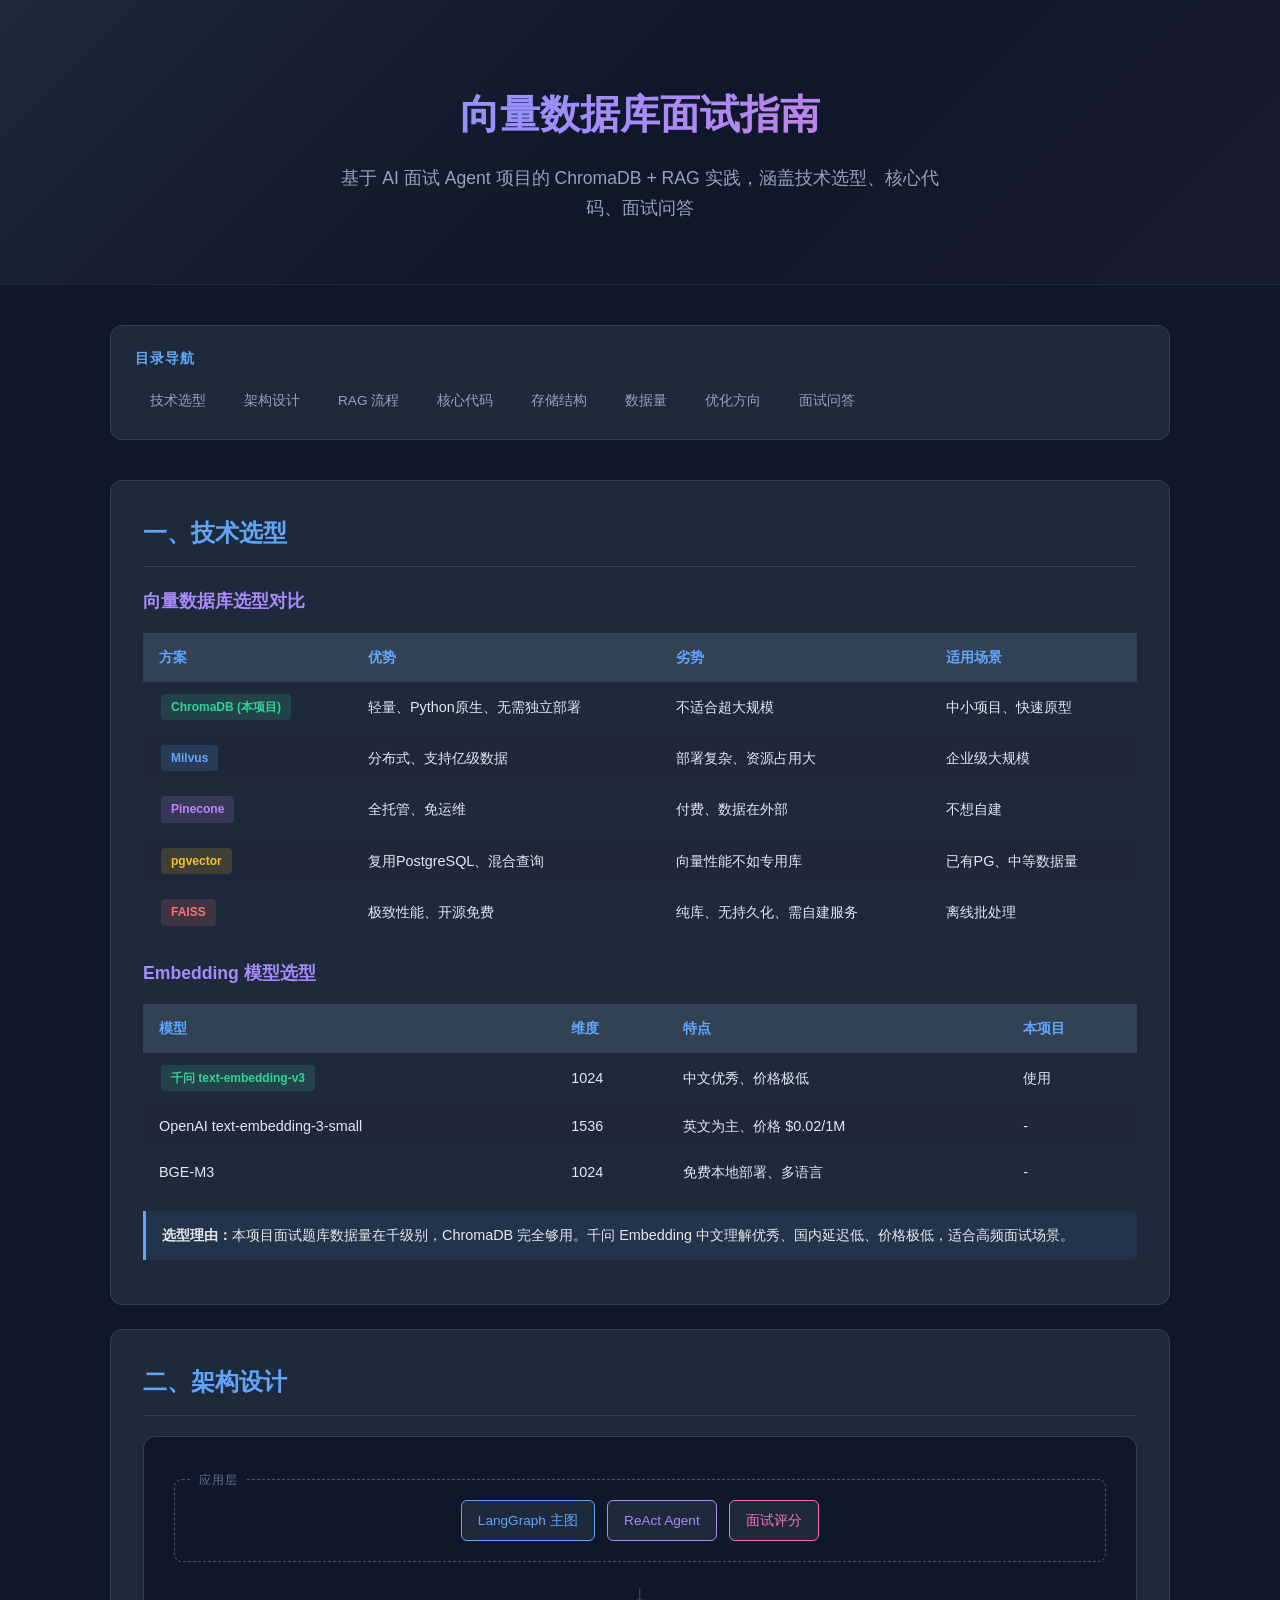
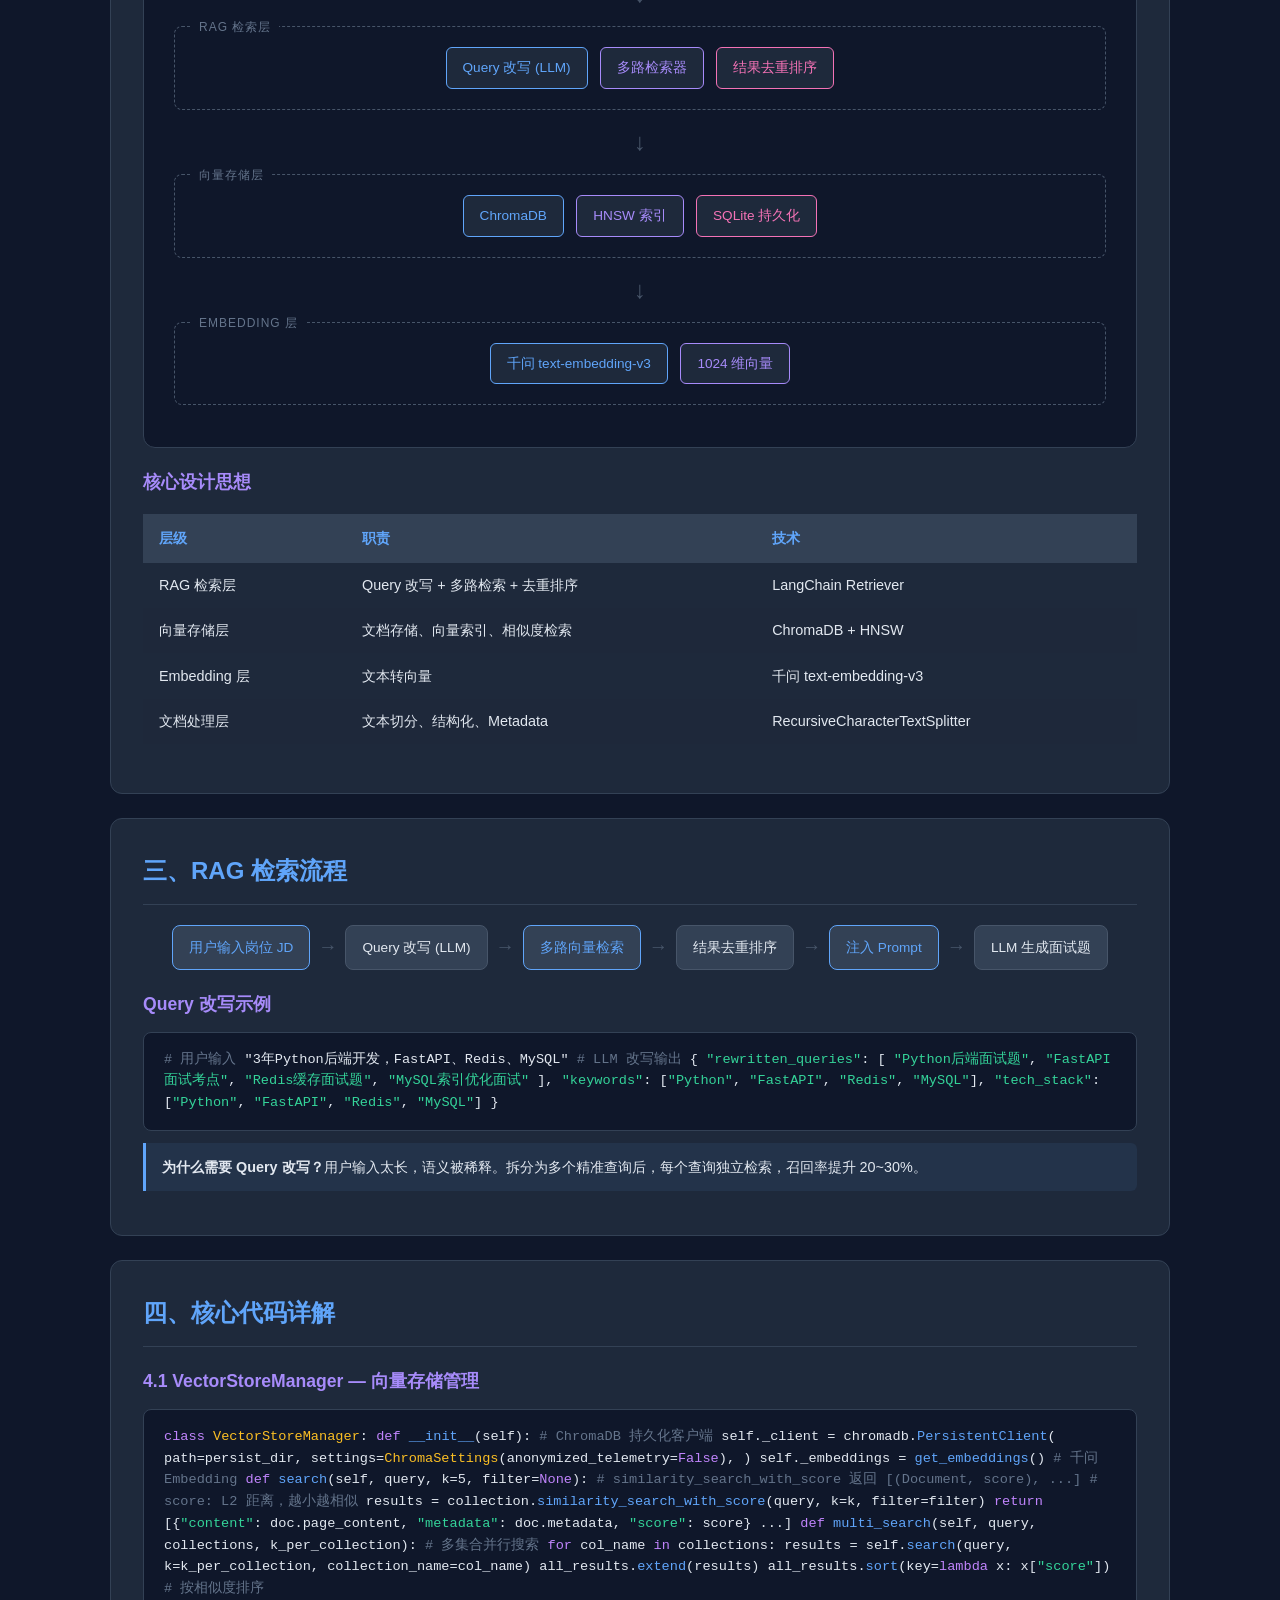
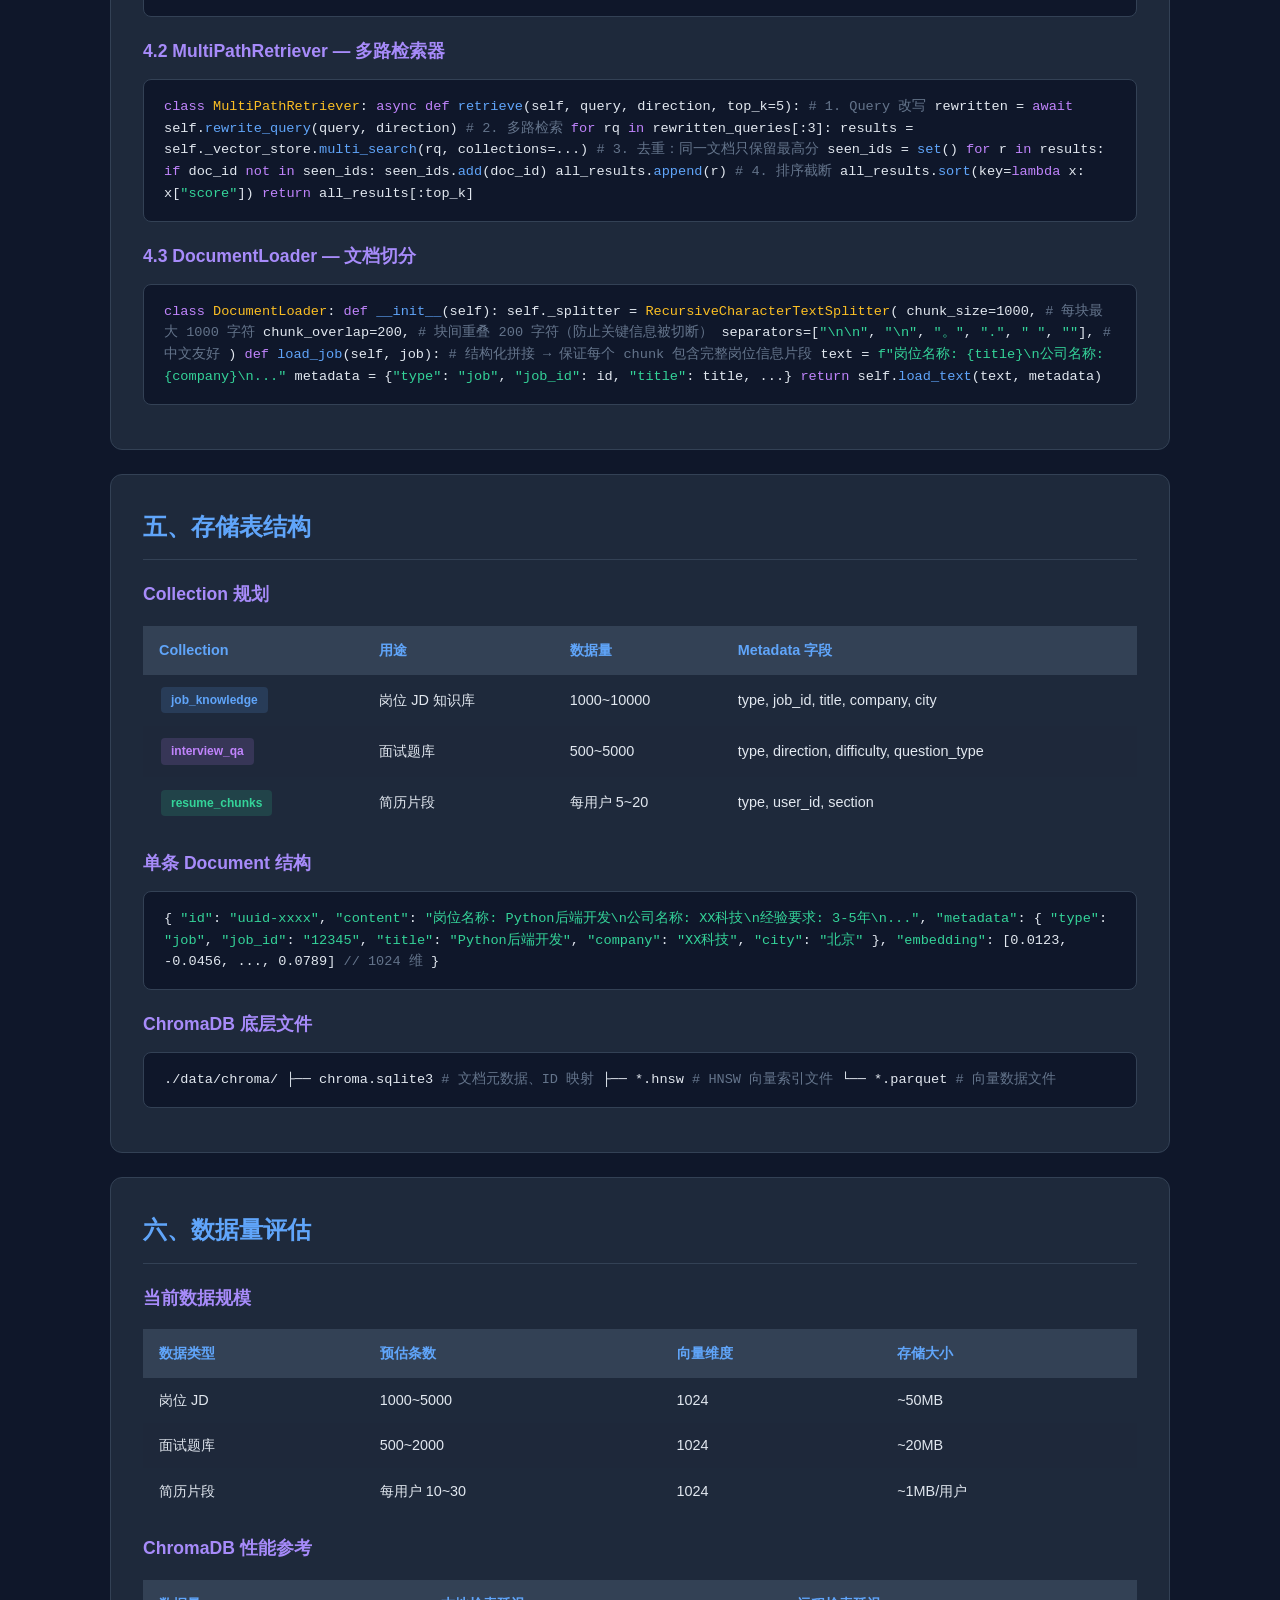
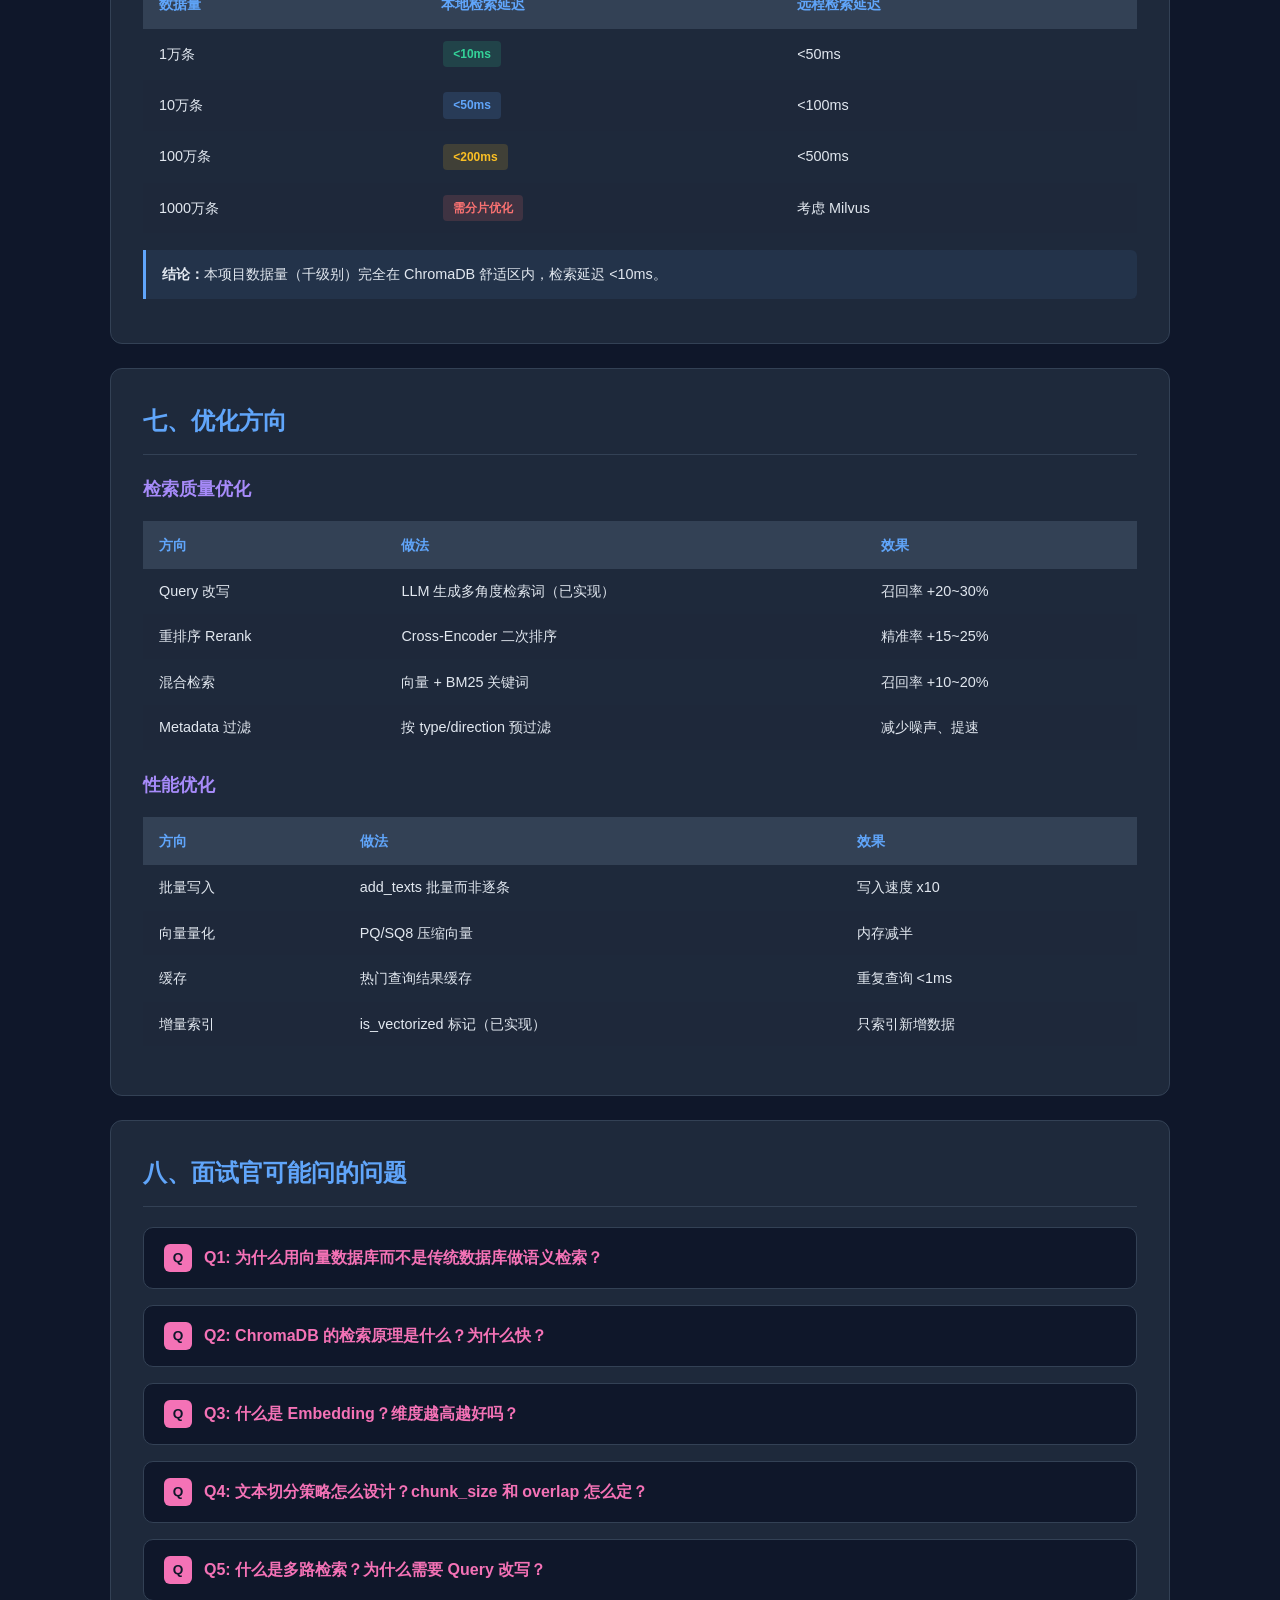
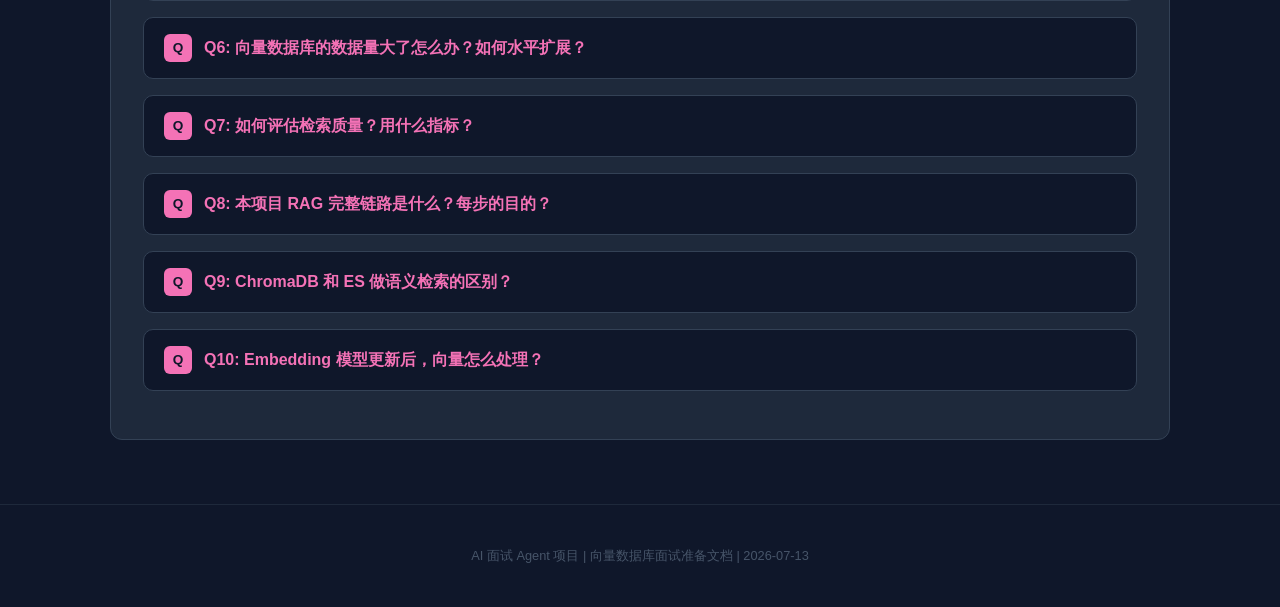
<file: interview_materials/向量数据库面试指南.html>
<!DOCTYPE html>
<html lang="zh-CN">
<head>
    <meta charset="UTF-8">
    <meta name="viewport" content="width=device-width, initial-scale=1.0">
    <title>向量数据库面试指南 - AI 面试 Agent 项目</title>
    <style>
        * { margin: 0; padding: 0; box-sizing: border-box; }
        body {
            font-family: -apple-system, BlinkMacSystemFont, 'Segoe UI', 'PingFang SC', 'Hiragino Sans GB', sans-serif;
            background: #0f172a;
            color: #e2e8f0;
            line-height: 1.7;
        }

        /* Hero */
        .hero {
            background: linear-gradient(135deg, #1e293b 0%, #0f172a 50%, #1a1a2e 100%);
            padding: 80px 20px 60px;
            text-align: center;
            border-bottom: 1px solid #1e293b;
        }
        .hero h1 {
            font-size: 2.5rem;
            background: linear-gradient(135deg, #60a5fa, #a78bfa, #f472b6);
            -webkit-background-clip: text;
            -webkit-text-fill-color: transparent;
            margin-bottom: 16px;
        }
        .hero p { color: #94a3b8; font-size: 1.1rem; max-width: 600px; margin: 0 auto; }

        /* Layout */
        .container { max-width: 1100px; margin: 0 auto; padding: 40px 20px; }

        /* Nav */
        .nav {
            background: #1e293b;
            border: 1px solid #334155;
            border-radius: 12px;
            padding: 20px 24px;
            margin-bottom: 40px;
            position: sticky;
            top: 10px;
            z-index: 100;
        }
        .nav h3 { color: #60a5fa; margin-bottom: 12px; font-size: 0.9rem; text-transform: uppercase; letter-spacing: 1px; }
        .nav-links { display: flex; flex-wrap: wrap; gap: 8px; }
        .nav-links a {
            color: #94a3b8;
            text-decoration: none;
            padding: 6px 14px;
            border-radius: 6px;
            font-size: 0.85rem;
            transition: all 0.2s;
            border: 1px solid transparent;
        }
        .nav-links a:hover { background: #334155; color: #e2e8f0; border-color: #475569; }

        /* Section */
        .section {
            background: #1e293b;
            border: 1px solid #334155;
            border-radius: 12px;
            padding: 32px;
            margin-bottom: 24px;
        }
        .section h2 {
            font-size: 1.5rem;
            color: #60a5fa;
            margin-bottom: 20px;
            padding-bottom: 12px;
            border-bottom: 1px solid #334155;
        }
        .section h3 { color: #a78bfa; margin: 20px 0 12px; font-size: 1.1rem; }

        /* Code */
        .code-block {
            background: #0f172a;
            border: 1px solid #334155;
            border-radius: 8px;
            padding: 16px 20px;
            margin: 12px 0;
            overflow-x: auto;
            font-family: 'Fira Code', 'Cascadia Code', 'JetBrains Mono', monospace;
            font-size: 0.85rem;
            line-height: 1.6;
        }
        .code-block .comment { color: #64748b; }
        .code-block .keyword { color: #c084fc; }
        .code-block .string { color: #34d399; }
        .code-block .func { color: #60a5fa; }
        .code-block .cls { color: #fbbf24; }

        /* Tables */
        table {
            width: 100%;
            border-collapse: collapse;
            margin: 16px 0;
            font-size: 0.9rem;
        }
        th {
            background: #334155;
            color: #60a5fa;
            padding: 12px 16px;
            text-align: left;
            font-weight: 600;
        }
        td {
            padding: 10px 16px;
            border-bottom: 1px solid #1e293b;
        }
        tr:nth-child(even) td { background: rgba(30, 41, 59, 0.5); }

        /* Flow diagram */
        .flow {
            display: flex;
            align-items: center;
            justify-content: center;
            flex-wrap: wrap;
            gap: 8px;
            margin: 20px 0;
        }
        .flow-step {
            background: #334155;
            border: 1px solid #475569;
            border-radius: 8px;
            padding: 10px 16px;
            font-size: 0.85rem;
            color: #e2e8f0;
            text-align: center;
            min-width: 100px;
        }
        .flow-step.highlight { border-color: #60a5fa; color: #60a5fa; }
        .flow-arrow { color: #475569; font-size: 1.2rem; }

        /* QA */
        .qa-item {
            background: #0f172a;
            border: 1px solid #334155;
            border-radius: 10px;
            margin: 16px 0;
            overflow: hidden;
        }
        .qa-question {
            padding: 16px 20px;
            cursor: pointer;
            display: flex;
            align-items: center;
            gap: 12px;
            font-weight: 600;
            color: #f472b6;
            transition: background 0.2s;
        }
        .qa-question:hover { background: #1e293b; }
        .qa-question::before { content: "Q"; background: #f472b6; color: #0f172a; width: 28px; height: 28px; border-radius: 6px; display: flex; align-items: center; justify-content: center; font-size: 0.85rem; flex-shrink: 0; }
        .qa-answer {
            padding: 0 20px 16px 60px;
            color: #94a3b8;
            display: none;
            line-height: 1.8;
        }
        .qa-item.open .qa-answer { display: block; }
        .qa-item.open .qa-question { color: #60a5fa; }
        .qa-item.open .qa-question::before { background: #60a5fa; }

        /* Tags */
        .tag {
            display: inline-block;
            padding: 3px 10px;
            border-radius: 4px;
            font-size: 0.75rem;
            font-weight: 600;
            margin: 2px;
        }
        .tag-blue { background: rgba(96, 165, 250, 0.15); color: #60a5fa; }
        .tag-green { background: rgba(52, 211, 153, 0.15); color: #34d399; }
        .tag-purple { background: rgba(192, 132, 252, 0.15); color: #c084fc; }
        .tag-yellow { background: rgba(251, 191, 36, 0.15); color: #fbbf24; }
        .tag-red { background: rgba(248, 113, 113, 0.15); color: #f87171; }

        /* Architecture diagram */
        .arch-diagram {
            background: #0f172a;
            border: 1px solid #334155;
            border-radius: 12px;
            padding: 30px;
            margin: 20px 0;
            text-align: center;
        }
        .arch-layer {
            border: 1px dashed #475569;
            border-radius: 8px;
            padding: 16px;
            margin: 12px 0;
            position: relative;
        }
        .arch-layer::before {
            content: attr(data-label);
            position: absolute;
            top: -10px;
            left: 16px;
            background: #0f172a;
            padding: 0 8px;
            font-size: 0.75rem;
            color: #64748b;
            text-transform: uppercase;
            letter-spacing: 1px;
        }
        .arch-box {
            display: inline-block;
            background: #1e293b;
            border: 1px solid #475569;
            border-radius: 6px;
            padding: 8px 16px;
            margin: 4px;
            font-size: 0.85rem;
        }
        .arch-box.primary { border-color: #60a5fa; color: #60a5fa; }
        .arch-box.secondary { border-color: #a78bfa; color: #a78bfa; }
        .arch-box.accent { border-color: #f472b6; color: #f472b6; }

        /* Tips */
        .tip {
            background: rgba(96, 165, 250, 0.08);
            border-left: 3px solid #60a5fa;
            padding: 12px 16px;
            margin: 12px 0;
            border-radius: 0 6px 6px 0;
            font-size: 0.9rem;
        }
        .tip-warn {
            background: rgba(251, 191, 36, 0.08);
            border-left-color: #fbbf24;
        }

        /* Footer */
        .footer {
            text-align: center;
            padding: 40px 20px;
            color: #475569;
            font-size: 0.8rem;
            border-top: 1px solid #1e293b;
        }

        /* Responsive */
        @media (max-width: 768px) {
            .hero h1 { font-size: 1.8rem; }
            .section { padding: 20px; }
            .flow { flex-direction: column; }
            .flow-arrow { transform: rotate(90deg); }
        }
    </style>
</head>
<body>

<div class="hero">
    <h1>向量数据库面试指南</h1>
    <p>基于 AI 面试 Agent 项目的 ChromaDB + RAG 实践，涵盖技术选型、核心代码、面试问答</p>
</div>

<div class="container">

<!-- Navigation -->
<nav class="nav">
    <h3>目录导航</h3>
    <div class="nav-links">
        <a href="#tech-stack">技术选型</a>
        <a href="#architecture">架构设计</a>
        <a href="#rag-flow">RAG 流程</a>
        <a href="#code">核心代码</a>
        <a href="#storage">存储结构</a>
        <a href="#data-scale">数据量</a>
        <a href="#optimization">优化方向</a>
        <a href="#qa">面试问答</a>
    </div>
</nav>

<!-- 1. 技术选型 -->
<section class="section" id="tech-stack">
    <h2>一、技术选型</h2>

    <h3>向量数据库选型对比</h3>
    <table>
        <thead>
            <tr><th>方案</th><th>优势</th><th>劣势</th><th>适用场景</th></tr>
        </thead>
        <tbody>
            <tr>
                <td><span class="tag tag-green">ChromaDB (本项目)</span></td>
                <td>轻量、Python原生、无需独立部署</td>
                <td>不适合超大规模</td>
                <td>中小项目、快速原型</td>
            </tr>
            <tr>
                <td><span class="tag tag-blue">Milvus</span></td>
                <td>分布式、支持亿级数据</td>
                <td>部署复杂、资源占用大</td>
                <td>企业级大规模</td>
            </tr>
            <tr>
                <td><span class="tag tag-purple">Pinecone</span></td>
                <td>全托管、免运维</td>
                <td>付费、数据在外部</td>
                <td>不想自建</td>
            </tr>
            <tr>
                <td><span class="tag tag-yellow">pgvector</span></td>
                <td>复用PostgreSQL、混合查询</td>
                <td>向量性能不如专用库</td>
                <td>已有PG、中等数据量</td>
            </tr>
            <tr>
                <td><span class="tag tag-red">FAISS</span></td>
                <td>极致性能、开源免费</td>
                <td>纯库、无持久化、需自建服务</td>
                <td>离线批处理</td>
            </tr>
        </tbody>
    </table>

    <h3>Embedding 模型选型</h3>
    <table>
        <thead>
            <tr><th>模型</th><th>维度</th><th>特点</th><th>本项目</th></tr>
        </thead>
        <tbody>
            <tr>
                <td><span class="tag tag-green">千问 text-embedding-v3</span></td>
                <td>1024</td>
                <td>中文优秀、价格极低</td>
                <td>使用</td>
            </tr>
            <tr>
                <td>OpenAI text-embedding-3-small</td>
                <td>1536</td>
                <td>英文为主、价格 $0.02/1M</td>
                <td>-</td>
            </tr>
            <tr>
                <td>BGE-M3</td>
                <td>1024</td>
                <td>免费本地部署、多语言</td>
                <td>-</td>
            </tr>
        </tbody>
    </table>

    <div class="tip">
        <strong>选型理由：</strong>本项目面试题库数据量在千级别，ChromaDB 完全够用。千问 Embedding 中文理解优秀、国内延迟低、价格极低，适合高频面试场景。
    </div>
</section>

<!-- 2. 架构设计 -->
<section class="section" id="architecture">
    <h2>二、架构设计</h2>

    <div class="arch-diagram">
        <div class="arch-layer" data-label="应用层">
            <div class="arch-box primary">LangGraph 主图</div>
            <div class="arch-box secondary">ReAct Agent</div>
            <div class="arch-box accent">面试评分</div>
        </div>
        <div style="color: #475569; font-size: 1.5rem;">&#8595;</div>
        <div class="arch-layer" data-label="RAG 检索层">
            <div class="arch-box primary">Query 改写 (LLM)</div>
            <div class="arch-box secondary">多路检索器</div>
            <div class="arch-box accent">结果去重排序</div>
        </div>
        <div style="color: #475569; font-size: 1.5rem;">&#8595;</div>
        <div class="arch-layer" data-label="向量存储层">
            <div class="arch-box primary">ChromaDB</div>
            <div class="arch-box secondary">HNSW 索引</div>
            <div class="arch-box accent">SQLite 持久化</div>
        </div>
        <div style="color: #475569; font-size: 1.5rem;">&#8595;</div>
        <div class="arch-layer" data-label="Embedding 层">
            <div class="arch-box primary">千问 text-embedding-v3</div>
            <div class="arch-box secondary">1024 维向量</div>
        </div>
    </div>

    <h3>核心设计思想</h3>
    <table>
        <thead><tr><th>层级</th><th>职责</th><th>技术</th></tr></thead>
        <tbody>
            <tr><td>RAG 检索层</td><td>Query 改写 + 多路检索 + 去重排序</td><td>LangChain Retriever</td></tr>
            <tr><td>向量存储层</td><td>文档存储、向量索引、相似度检索</td><td>ChromaDB + HNSW</td></tr>
            <tr><td>Embedding 层</td><td>文本转向量</td><td>千问 text-embedding-v3</td></tr>
            <tr><td>文档处理层</td><td>文本切分、结构化、Metadata</td><td>RecursiveCharacterTextSplitter</td></tr>
        </tbody>
    </table>
</section>

<!-- 3. RAG 流程 -->
<section class="section" id="rag-flow">
    <h2>三、RAG 检索流程</h2>

    <div class="flow">
        <div class="flow-step highlight">用户输入岗位 JD</div>
        <div class="flow-arrow">&#8594;</div>
        <div class="flow-step">Query 改写 (LLM)</div>
        <div class="flow-arrow">&#8594;</div>
        <div class="flow-step highlight">多路向量检索</div>
        <div class="flow-arrow">&#8594;</div>
        <div class="flow-step">结果去重排序</div>
        <div class="flow-arrow">&#8594;</div>
        <div class="flow-step highlight">注入 Prompt</div>
        <div class="flow-arrow">&#8594;</div>
        <div class="flow-step">LLM 生成面试题</div>
    </div>

    <h3>Query 改写示例</h3>
    <div class="code-block">
<span class="comment"># 用户输入</span>
"3年Python后端开发，FastAPI、Redis、MySQL"

<span class="comment"># LLM 改写输出</span>
{
  <span class="string">"rewritten_queries"</span>: [
    <span class="string">"Python后端面试题"</span>,
    <span class="string">"FastAPI面试考点"</span>,
    <span class="string">"Redis缓存面试题"</span>,
    <span class="string">"MySQL索引优化面试"</span>
  ],
  <span class="string">"keywords"</span>: [<span class="string">"Python"</span>, <span class="string">"FastAPI"</span>, <span class="string">"Redis"</span>, <span class="string">"MySQL"</span>],
  <span class="string">"tech_stack"</span>: [<span class="string">"Python"</span>, <span class="string">"FastAPI"</span>, <span class="string">"Redis"</span>, <span class="string">"MySQL"</span>]
}
    </div>

    <div class="tip">
        <strong>为什么需要 Query 改写？</strong>用户输入太长，语义被稀释。拆分为多个精准查询后，每个查询独立检索，召回率提升 20~30%。
    </div>
</section>

<!-- 4. 核心代码 -->
<section class="section" id="code">
    <h2>四、核心代码详解</h2>

    <h3>4.1 VectorStoreManager — 向量存储管理</h3>
    <div class="code-block">
<span class="keyword">class</span> <span class="cls">VectorStoreManager</span>:
    <span class="keyword">def</span> <span class="func">__init__</span>(self):
        <span class="comment"># ChromaDB 持久化客户端</span>
        self._client = chromadb.<span class="func">PersistentClient</span>(
            path=persist_dir,
            settings=<span class="cls">ChromaSettings</span>(anonymized_telemetry=<span class="keyword">False</span>),
        )
        self._embeddings = <span class="func">get_embeddings</span>()  <span class="comment"># 千问 Embedding</span>

    <span class="keyword">def</span> <span class="func">search</span>(self, query, k=5, filter=<span class="keyword">None</span>):
        <span class="comment"># similarity_search_with_score 返回 [(Document, score), ...]</span>
        <span class="comment"># score: L2 距离，越小越相似</span>
        results = collection.<span class="func">similarity_search_with_score</span>(query, k=k, filter=filter)
        <span class="keyword">return</span> [{<span class="string">"content"</span>: doc.page_content, <span class="string">"metadata"</span>: doc.metadata, <span class="string">"score"</span>: score} ...]

    <span class="keyword">def</span> <span class="func">multi_search</span>(self, query, collections, k_per_collection):
        <span class="comment"># 多集合并行搜索</span>
        <span class="keyword">for</span> col_name <span class="keyword">in</span> collections:
            results = self.<span class="func">search</span>(query, k=k_per_collection, collection_name=col_name)
            all_results.<span class="func">extend</span>(results)
        all_results.<span class="func">sort</span>(key=<span class="keyword">lambda</span> x: x[<span class="string">"score"</span>])  <span class="comment"># 按相似度排序</span>
    </div>

    <h3>4.2 MultiPathRetriever — 多路检索器</h3>
    <div class="code-block">
<span class="keyword">class</span> <span class="cls">MultiPathRetriever</span>:
    <span class="keyword">async def</span> <span class="func">retrieve</span>(self, query, direction, top_k=5):
        <span class="comment"># 1. Query 改写</span>
        rewritten = <span class="keyword">await</span> self.<span class="func">rewrite_query</span>(query, direction)

        <span class="comment"># 2. 多路检索</span>
        <span class="keyword">for</span> rq <span class="keyword">in</span> rewritten_queries[:3]:
            results = self._vector_store.<span class="func">multi_search</span>(rq, collections=...)

        <span class="comment"># 3. 去重：同一文档只保留最高分</span>
        seen_ids = <span class="func">set</span>()
        <span class="keyword">for</span> r <span class="keyword">in</span> results:
            <span class="keyword">if</span> doc_id <span class="keyword">not in</span> seen_ids:
                seen_ids.<span class="func">add</span>(doc_id)
                all_results.<span class="func">append</span>(r)

        <span class="comment"># 4. 排序截断</span>
        all_results.<span class="func">sort</span>(key=<span class="keyword">lambda</span> x: x[<span class="string">"score"</span>])
        <span class="keyword">return</span> all_results[:top_k]
    </div>

    <h3>4.3 DocumentLoader — 文档切分</h3>
    <div class="code-block">
<span class="keyword">class</span> <span class="cls">DocumentLoader</span>:
    <span class="keyword">def</span> <span class="func">__init__</span>(self):
        self._splitter = <span class="cls">RecursiveCharacterTextSplitter</span>(
            chunk_size=1000,      <span class="comment"># 每块最大 1000 字符</span>
            chunk_overlap=200,    <span class="comment"># 块间重叠 200 字符（防止关键信息被切断）</span>
            separators=[<span class="string">"\n\n"</span>, <span class="string">"\n"</span>, <span class="string">"。"</span>, <span class="string">"."</span>, <span class="string">" "</span>, <span class="string">""</span>],  <span class="comment"># 中文友好</span>
        )

    <span class="keyword">def</span> <span class="func">load_job</span>(self, job):
        <span class="comment"># 结构化拼接 → 保证每个 chunk 包含完整岗位信息片段</span>
        text = <span class="string">f"岗位名称: {title}\n公司名称: {company}\n..."</span>
        metadata = {<span class="string">"type"</span>: <span class="string">"job"</span>, <span class="string">"job_id"</span>: id, <span class="string">"title"</span>: title, ...}
        <span class="keyword">return</span> self.<span class="func">load_text</span>(text, metadata)
    </div>
</section>

<!-- 5. 存储结构 -->
<section class="section" id="storage">
    <h2>五、存储表结构</h2>

    <h3>Collection 规划</h3>
    <table>
        <thead><tr><th>Collection</th><th>用途</th><th>数据量</th><th>Metadata 字段</th></tr></thead>
        <tbody>
            <tr>
                <td><span class="tag tag-blue">job_knowledge</span></td>
                <td>岗位 JD 知识库</td>
                <td>1000~10000</td>
                <td>type, job_id, title, company, city</td>
            </tr>
            <tr>
                <td><span class="tag tag-purple">interview_qa</span></td>
                <td>面试题库</td>
                <td>500~5000</td>
                <td>type, direction, difficulty, question_type</td>
            </tr>
            <tr>
                <td><span class="tag tag-green">resume_chunks</span></td>
                <td>简历片段</td>
                <td>每用户 5~20</td>
                <td>type, user_id, section</td>
            </tr>
        </tbody>
    </table>

    <h3>单条 Document 结构</h3>
    <div class="code-block">
{
  <span class="string">"id"</span>: <span class="string">"uuid-xxxx"</span>,
  <span class="string">"content"</span>: <span class="string">"岗位名称: Python后端开发\n公司名称: XX科技\n经验要求: 3-5年\n..."</span>,
  <span class="string">"metadata"</span>: {
    <span class="string">"type"</span>: <span class="string">"job"</span>,
    <span class="string">"job_id"</span>: <span class="string">"12345"</span>,
    <span class="string">"title"</span>: <span class="string">"Python后端开发"</span>,
    <span class="string">"company"</span>: <span class="string">"XX科技"</span>,
    <span class="string">"city"</span>: <span class="string">"北京"</span>
  },
  <span class="string">"embedding"</span>: [0.0123, -0.0456, ..., 0.0789]  <span class="comment">// 1024 维</span>
}
    </div>

    <h3>ChromaDB 底层文件</h3>
    <div class="code-block">
./data/chroma/
├── chroma.sqlite3       <span class="comment"># 文档元数据、ID 映射</span>
├── *.hnsw               <span class="comment"># HNSW 向量索引文件</span>
└── *.parquet            <span class="comment"># 向量数据文件</span>
    </div>
</section>

<!-- 6. 数据量 -->
<section class="section" id="data-scale">
    <h2>六、数据量评估</h2>

    <h3>当前数据规模</h3>
    <table>
        <thead><tr><th>数据类型</th><th>预估条数</th><th>向量维度</th><th>存储大小</th></tr></thead>
        <tbody>
            <tr><td>岗位 JD</td><td>1000~5000</td><td>1024</td><td>~50MB</td></tr>
            <tr><td>面试题库</td><td>500~2000</td><td>1024</td><td>~20MB</td></tr>
            <tr><td>简历片段</td><td>每用户 10~30</td><td>1024</td><td>~1MB/用户</td></tr>
        </tbody>
    </table>

    <h3>ChromaDB 性能参考</h3>
    <table>
        <thead><tr><th>数据量</th><th>本地检索延迟</th><th>远程检索延迟</th></tr></thead>
        <tbody>
            <tr><td>1万条</td><td><span class="tag tag-green">&lt;10ms</span></td><td>&lt;50ms</td></tr>
            <tr><td>10万条</td><td><span class="tag tag-blue">&lt;50ms</span></td><td>&lt;100ms</td></tr>
            <tr><td>100万条</td><td><span class="tag tag-yellow">&lt;200ms</span></td><td>&lt;500ms</td></tr>
            <tr><td>1000万条</td><td><span class="tag tag-red">需分片优化</span></td><td>考虑 Milvus</td></tr>
        </tbody>
    </table>

    <div class="tip">
        <strong>结论：</strong>本项目数据量（千级别）完全在 ChromaDB 舒适区内，检索延迟 <10ms。
    </div>
</section>

<!-- 7. 优化方向 -->
<section class="section" id="optimization">
    <h2>七、优化方向</h2>

    <h3>检索质量优化</h3>
    <table>
        <thead><tr><th>方向</th><th>做法</th><th>效果</th></tr></thead>
        <tbody>
            <tr><td>Query 改写</td><td>LLM 生成多角度检索词（已实现）</td><td>召回率 +20~30%</td></tr>
            <tr><td>重排序 Rerank</td><td>Cross-Encoder 二次排序</td><td>精准率 +15~25%</td></tr>
            <tr><td>混合检索</td><td>向量 + BM25 关键词</td><td>召回率 +10~20%</td></tr>
            <tr><td>Metadata 过滤</td><td>按 type/direction 预过滤</td><td>减少噪声、提速</td></tr>
        </tbody>
    </table>

    <h3>性能优化</h3>
    <table>
        <thead><tr><th>方向</th><th>做法</th><th>效果</th></tr></thead>
        <tbody>
            <tr><td>批量写入</td><td>add_texts 批量而非逐条</td><td>写入速度 x10</td></tr>
            <tr><td>向量量化</td><td>PQ/SQ8 压缩向量</td><td>内存减半</td></tr>
            <tr><td>缓存</td><td>热门查询结果缓存</td><td>重复查询 &lt;1ms</td></tr>
            <tr><td>增量索引</td><td>is_vectorized 标记（已实现）</td><td>只索引新增数据</td></tr>
        </tbody>
    </table>
</section>

<!-- 8. 面试问答 -->
<section class="section" id="qa">
    <h2>八、面试官可能问的问题</h2>

    <div class="qa-item">
        <div class="qa-question">Q1: 为什么用向量数据库而不是传统数据库做语义检索？</div>
        <div class="qa-answer">
            传统数据库（MySQL/ES）做的是<strong>关键词匹配</strong>，无法理解语义。比如搜"Python后端面试题"，传统数据库只能匹配包含这几个字的文档，搜不到"FastAPI开发考点"这种语义相关的内容。<br><br>
            向量数据库将文本通过 Embedding 模型转为高维向量，通过<strong>余弦相似度/欧氏距离</strong>做语义匹配。"Python后端面试题"和"FastAPI开发考点"在向量空间中距离很近，能被检索到。<br><br>
            本项目面试场景中，用户输入的岗位描述和题库中的知识点往往不是精确匹配，必须用语义检索。
        </div>
    </div>

    <div class="qa-item">
        <div class="qa-question">Q2: ChromaDB 的检索原理是什么？为什么快？</div>
        <div class="qa-answer">
            ChromaDB 底层使用 <strong>HNSW（Hierarchical Navigable Small World）</strong>算法做近似最近邻检索（ANN）。<br><br>
            HNSW 是一个多层图结构：底层包含所有向量节点，上层是稀疏索引用于快速定位。搜索时从顶层开始，逐层向下贪心搜索，最终在底层找到近似最近邻。<br><br>
            时间复杂度 O(log n)，远优于暴力搜索的 O(n)。1万条数据检索延迟 &lt;10ms。代价是需要额外内存存储图结构（约 1.5~2 倍向量内存）。
        </div>
    </div>

    <div class="qa-item">
        <div class="qa-question">Q3: 什么是 Embedding？维度越高越好吗？</div>
        <div class="qa-answer">
            Embedding 是将文本映射到高维向量空间的过程，语义相似的文本在向量空间中距离近。<br><br>
            维度选择的权衡：<strong>维度越高</strong>语义表达越精细，但存储和计算成本越高；<strong>维度越低</strong>速度快、省内存，但可能丢失语义细节。<br><br>
            业界常用维度：384/512（轻量）、768/1024（通用，本项目使用）、1536/3072（高精度）。实际经验：1024 维在大多数中文场景下足够，再高维度收益递减。
        </div>
    </div>

    <div class="qa-item">
        <div class="qa-question">Q4: 文本切分策略怎么设计？chunk_size 和 overlap 怎么定？</div>
        <div class="qa-answer">
            切分策略直接影响检索质量。<br><br>
            <strong>chunk_size</strong>：太小（&lt;200）语义不完整，太大（&gt;2000）检索不精准，推荐 500~1500，本项目用 1000。<br><br>
            <strong>chunk_overlap</strong>：防止关键信息被切断在两个 chunk 边界，推荐 chunk_size 的 10~20%，本项目用 200。<br><br>
            <strong>separators</strong>：中文场景需要加"。"作为分隔符，优先按段落→句子→空格→字符逐级切分。<br><br>
            本项目岗位 JD 采用结构化拼接（岗位名称+公司+经验+...），再统一切分，保证每个 chunk 包含完整的岗位信息片段。
        </div>
    </div>

    <div class="qa-item">
        <div class="qa-question">Q5: 什么是多路检索？为什么需要 Query 改写？</div>
        <div class="qa-answer">
            用户输入"3年Python后端，FastAPI、Redis、MySQL"，直接用这句话去检索可能效果不好，因为查询太长语义被稀释，不同角度的信息混在一起。<br><br>
            <strong>Query 改写</strong>的做法：用 LLM 将用户输入拆分为多个精准查询："Python后端面试题"、"FastAPI面试考点"、"Redis缓存面试题"。每个查询单独检索，结果合并去重。<br><br>
            好处：召回率显著提升（不同角度的结果都能被检索到），结果多样性更好。
        </div>
    </div>

    <div class="qa-item">
        <div class="qa-question">Q6: 向量数据库的数据量大了怎么办？如何水平扩展？</div>
        <div class="qa-answer">
            ChromaDB 是单机版，数据量到百万级别会遇到瓶颈。<br><br>
            <strong>短期优化（不换库）</strong>：向量量化（PQ/SQ8）压缩向量减少内存、Metadata 预过滤缩小范围、分 Collection 按类型分集合。<br><br>
            <strong>长期方案（换库）</strong>：Milvus（分布式，亿级）、pgvector（复用PG）、Qdrant（Rust实现，高性能）。<br><br>
            <strong>迁移策略</strong>：抽象 VectorStoreManager 接口，底层可切换。LangChain 的 VectorStore 统一 API，换库只需改一行初始化代码。
        </div>
    </div>

    <div class="qa-item">
        <div class="qa-question">Q7: 如何评估检索质量？用什么指标？</div>
        <div class="qa-answer">
            <strong>离线评估</strong>：Recall@K（Top-K 中包含正确答案的比例）、MRR（正确答案排名的倒数均值）、NDCG（考虑排名位置的综合评分）。<br><br>
            <strong>在线评估</strong>：点击率/采纳率、空结果率、延迟 P99。<br><br>
            <strong>本项目评估方式</strong>：人工抽检（随机取 100 条检查 Top-3 相关性）、A/B 测试（对比有/无 RAG 的面试题质量）、监控 score 分布。
        </div>
    </div>

    <div class="qa-item">
        <div class="qa-question">Q8: 本项目 RAG 完整链路是什么？每步的目的？</div>
        <div class="qa-answer">
            完整链路：<strong>Query 改写 → 多路向量检索 → 去重排序 → Prompt 注入 → LLM 生成</strong><br><br>
            1. <strong>Query 改写</strong>：用 LLM 拆分多角度检索查询，提升召回率<br>
            2. <strong>多路向量检索</strong>：每个查询在多个 Collection 中并行搜索<br>
            3. <strong>去重排序</strong>：同一文档去重后按相似度排序<br>
            4. <strong>Prompt 注入</strong>：Top-K 结果作为上下文注入 Prompt<br>
            5. <strong>LLM 生成</strong>：结合岗位 JD + 检索知识生成专业面试题<br><br>
            好处：LLM 不是凭空出题，而是基于真实题库知识，题目更专业更有针对性。
        </div>
    </div>

    <div class="qa-item">
        <div class="qa-question">Q9: ChromaDB 和 ES 做语义检索的区别？</div>
        <div class="qa-answer">
            <strong>ChromaDB</strong>：纯向量相似度检索，语义理解强，部署简单（pip install），适合中小数据量。<br>
            <strong>Elasticsearch</strong>：关键词 + 向量（8.x+），语义能力中等，部署复杂（JVM + 集群），适合大数据量 + 混合查询。<br><br>
            本项目选 ChromaDB：数据量小、纯语义检索场景、无需复杂过滤。如果数据量增长，可考虑 ES 8.x 的 dense_vector + BM25 混合检索。
        </div>
    </div>

    <div class="qa-item">
        <div class="qa-question">Q10: Embedding 模型更新后，向量怎么处理？</div>
        <div class="qa-answer">
            Embedding 模型更新后，新旧向量不在同一空间，不能直接比较。<br><br>
            <strong>方案一（推荐）</strong>：全量重索引，用新模型重新生成所有向量。数据量小时成本低。<br>
            <strong>方案二</strong>：双写过渡期，新旧模型同时写入不同 Collection，检索时合并。<br>
            <strong>方案三</strong>：向量转换，训练线性映射矩阵，精度损失大，不推荐。<br><br>
            工程实践：metadata 中记录 embedding_model 和 embedding_version，版本变更时触发重索引。
        </div>
    </div>
</section>

</div>

<div class="footer">
    AI 面试 Agent 项目 | 向量数据库面试准备文档 | 2026-07-13
</div>

<script>
    // QA toggle
    document.querySelectorAll('.qa-question').forEach(q => {
        q.addEventListener('click', () => {
            q.parentElement.classList.toggle('open');
        });
    });

    // Smooth scroll
    document.querySelectorAll('.nav-links a').forEach(a => {
        a.addEventListener('click', e => {
            e.preventDefault();
            const target = document.querySelector(a.getAttribute('href'));
            if (target) target.scrollIntoView({ behavior: 'smooth', block: 'start' });
        });
    });
</script>

</body>
</html>
</file>
